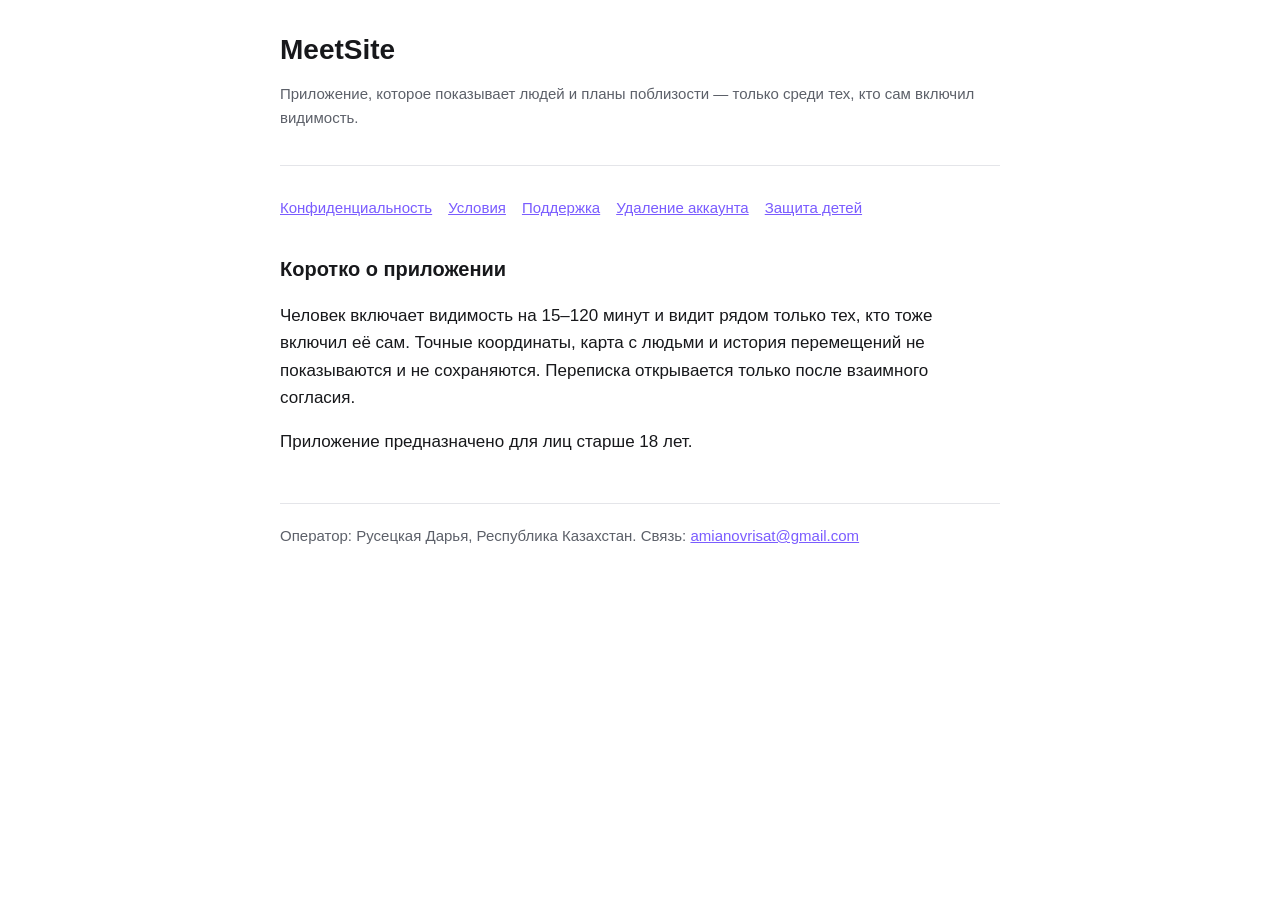
<file: index.html>
<!doctype html>
<html lang="ru"><head><meta charset="utf-8"><meta name="viewport" content="width=device-width, initial-scale=1">
<title>MeetSite — люди поблизости</title><link rel="stylesheet" href="style.css"></head>
<body><main>
<header><h1>MeetSite</h1><p class="muted">Приложение, которое показывает людей и планы поблизости — только среди тех, кто сам включил видимость.</p></header>
<nav><a href="privacy.html">Конфиденциальность</a><a href="terms.html">Условия</a><a href="support.html">Поддержка</a><a href="delete-account.html">Удаление аккаунта</a><a href="child-safety.html">Защита детей</a></nav>
<h2>Коротко о приложении</h2>
<p>Человек включает видимость на 15–120 минут и видит рядом только тех, кто тоже включил её сам. Точные координаты, карта с людьми и история перемещений не показываются и не сохраняются. Переписка открывается только после взаимного согласия.</p>
<p>Приложение предназначено для лиц старше 18 лет.</p>
<footer class="muted">Оператор: Русецкая Дарья, Республика Казахстан. Связь: <a href="mailto:amianovrisat@gmail.com">amianovrisat@gmail.com</a></footer>
</main></body></html>
</file>
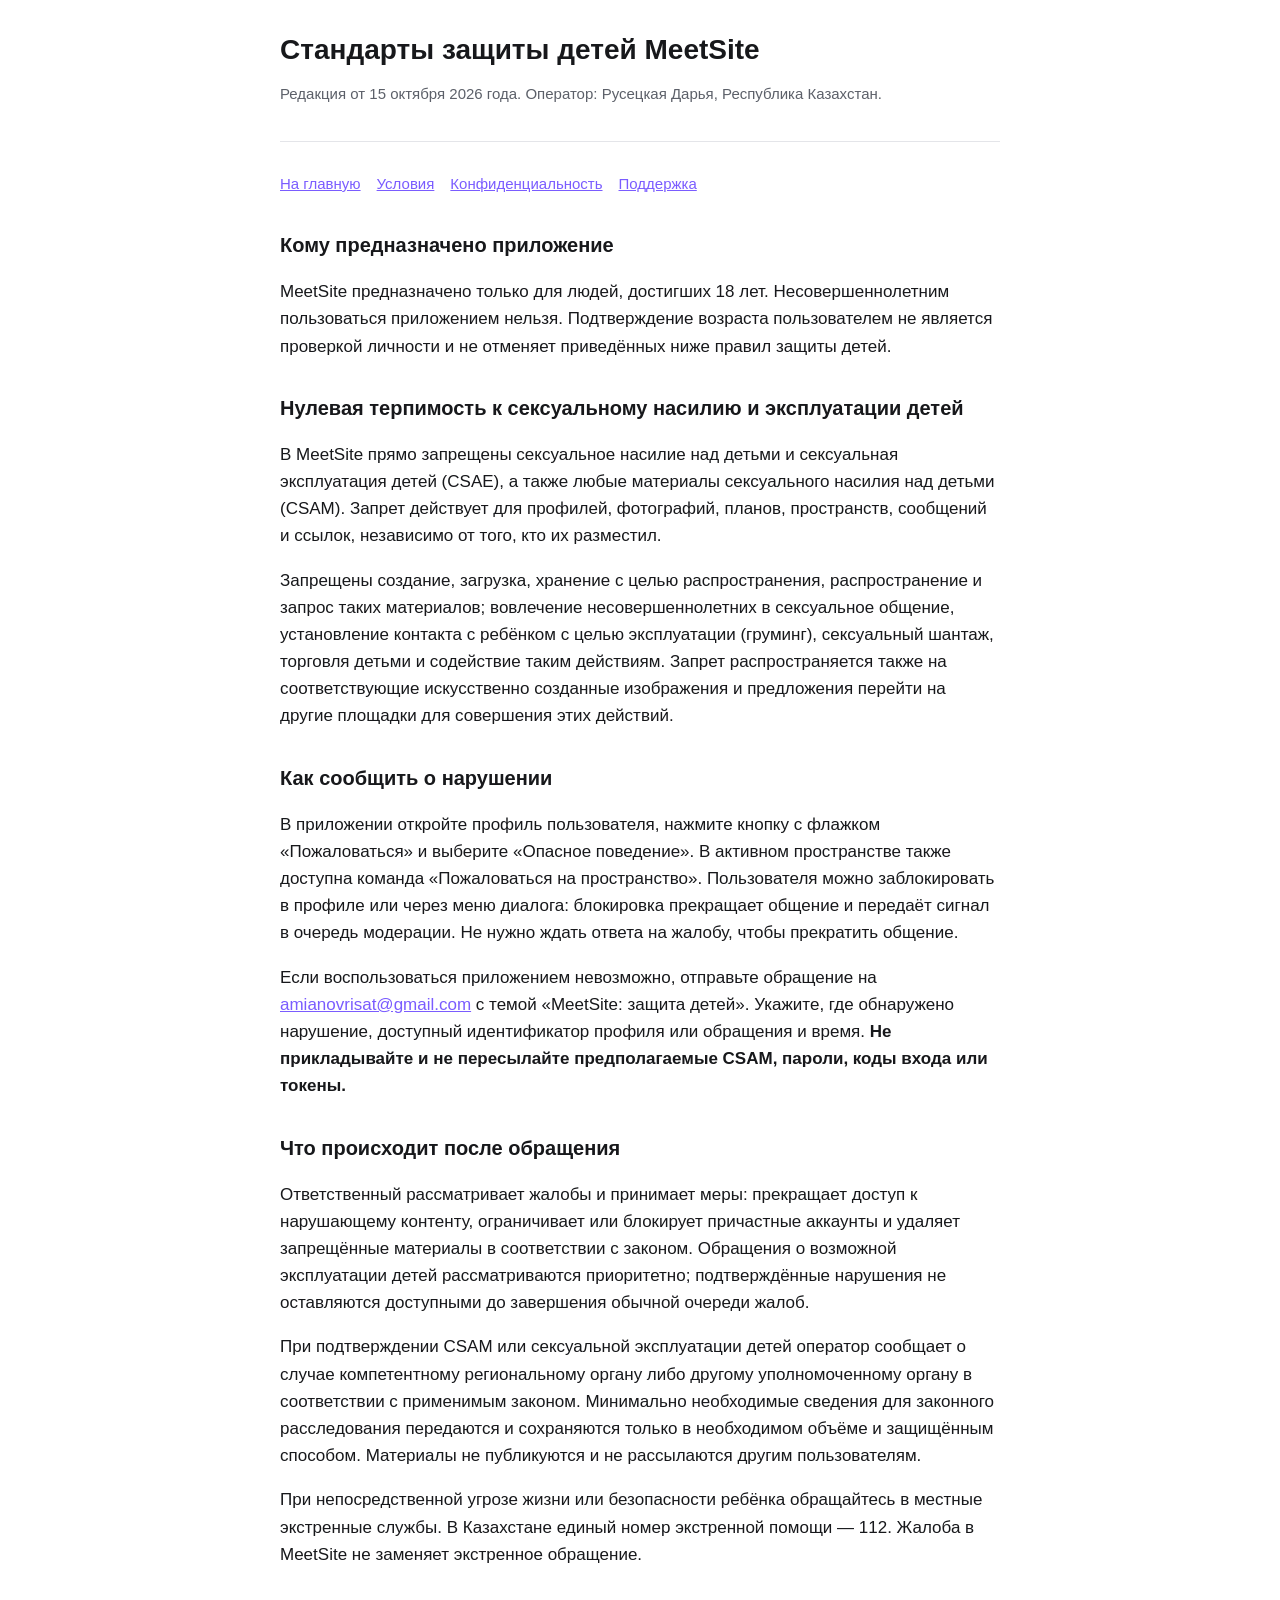
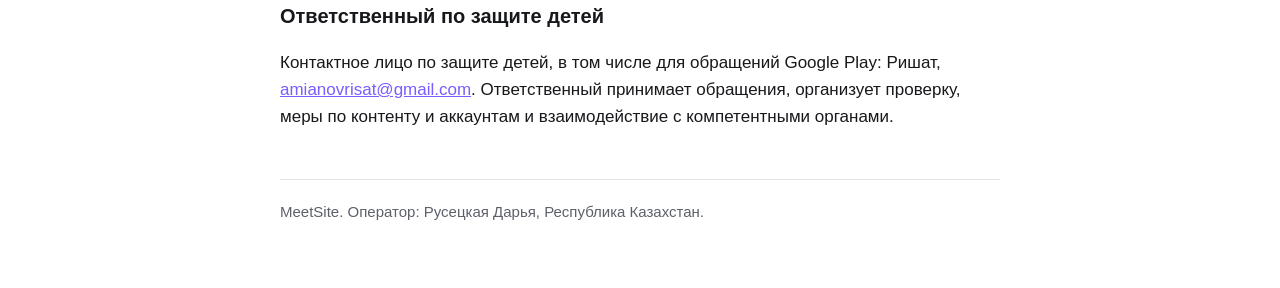
<file: child-safety.html>
<!doctype html>
<html lang="ru"><head><meta charset="utf-8"><meta name="viewport" content="width=device-width, initial-scale=1">
<title>Защита детей — MeetSite</title><link rel="stylesheet" href="style.css"></head>
<body><main>
<header><h1>Стандарты защиты детей MeetSite</h1><p class="muted">Редакция от 15 октября 2026 года. Оператор: Русецкая Дарья, Республика Казахстан.</p></header>
<nav><a href="index.html">На главную</a><a href="terms.html">Условия</a><a href="privacy.html">Конфиденциальность</a><a href="support.html">Поддержка</a></nav>

<h2>Кому предназначено приложение</h2>
<p>MeetSite предназначено только для людей, достигших 18 лет. Несовершеннолетним пользоваться приложением нельзя. Подтверждение возраста пользователем не является проверкой личности и не отменяет приведённых ниже правил защиты детей.</p>

<h2 id="prohibited">Нулевая терпимость к сексуальному насилию и эксплуатации детей</h2>
<p>В MeetSite прямо запрещены сексуальное насилие над детьми и сексуальная эксплуатация детей (CSAE), а также любые материалы сексуального насилия над детьми (CSAM). Запрет действует для профилей, фотографий, планов, пространств, сообщений и ссылок, независимо от того, кто их разместил.</p>
<p>Запрещены создание, загрузка, хранение с целью распространения, распространение и запрос таких материалов; вовлечение несовершеннолетних в сексуальное общение, установление контакта с ребёнком с целью эксплуатации (груминг), сексуальный шантаж, торговля детьми и содействие таким действиям. Запрет распространяется также на соответствующие искусственно созданные изображения и предложения перейти на другие площадки для совершения этих действий.</p>

<h2 id="report">Как сообщить о нарушении</h2>
<p>В приложении откройте профиль пользователя, нажмите кнопку с флажком «Пожаловаться» и выберите «Опасное поведение». В активном пространстве также доступна команда «Пожаловаться на пространство». Пользователя можно заблокировать в профиле или через меню диалога: блокировка прекращает общение и передаёт сигнал в очередь модерации. Не нужно ждать ответа на жалобу, чтобы прекратить общение.</p>
<p>Если воспользоваться приложением невозможно, отправьте обращение на <a href="mailto:amianovrisat@gmail.com?subject=MeetSite%3A%20Child%20Safety">amianovrisat@gmail.com</a> с темой «MeetSite: защита детей». Укажите, где обнаружено нарушение, доступный идентификатор профиля или обращения и время. <strong>Не прикладывайте и не пересылайте предполагаемые CSAM, пароли, коды входа или токены.</strong></p>

<h2 id="response">Что происходит после обращения</h2>
<p>Ответственный рассматривает жалобы и принимает меры: прекращает доступ к нарушающему контенту, ограничивает или блокирует причастные аккаунты и удаляет запрещённые материалы в соответствии с законом. Обращения о возможной эксплуатации детей рассматриваются приоритетно; подтверждённые нарушения не оставляются доступными до завершения обычной очереди жалоб.</p>
<p>При подтверждении CSAM или сексуальной эксплуатации детей оператор сообщает о случае компетентному региональному органу либо другому уполномоченному органу в соответствии с применимым законом. Минимально необходимые сведения для законного расследования передаются и сохраняются только в необходимом объёме и защищённым способом. Материалы не публикуются и не рассылаются другим пользователям.</p>
<p>При непосредственной угрозе жизни или безопасности ребёнка обращайтесь в местные экстренные службы. В Казахстане единый номер экстренной помощи — 112. Жалоба в MeetSite не заменяет экстренное обращение.</p>

<h2 id="contact">Ответственный по защите детей</h2>
<p>Контактное лицо по защите детей, в том числе для обращений Google Play: Ришат, <a href="mailto:amianovrisat@gmail.com?subject=MeetSite%3A%20Child%20Safety">amianovrisat@gmail.com</a>. Ответственный принимает обращения, организует проверку, меры по контенту и аккаунтам и взаимодействие с компетентными органами.</p>
<footer class="muted">MeetSite. Оператор: Русецкая Дарья, Республика Казахстан.</footer>
</main></body></html>
</file>
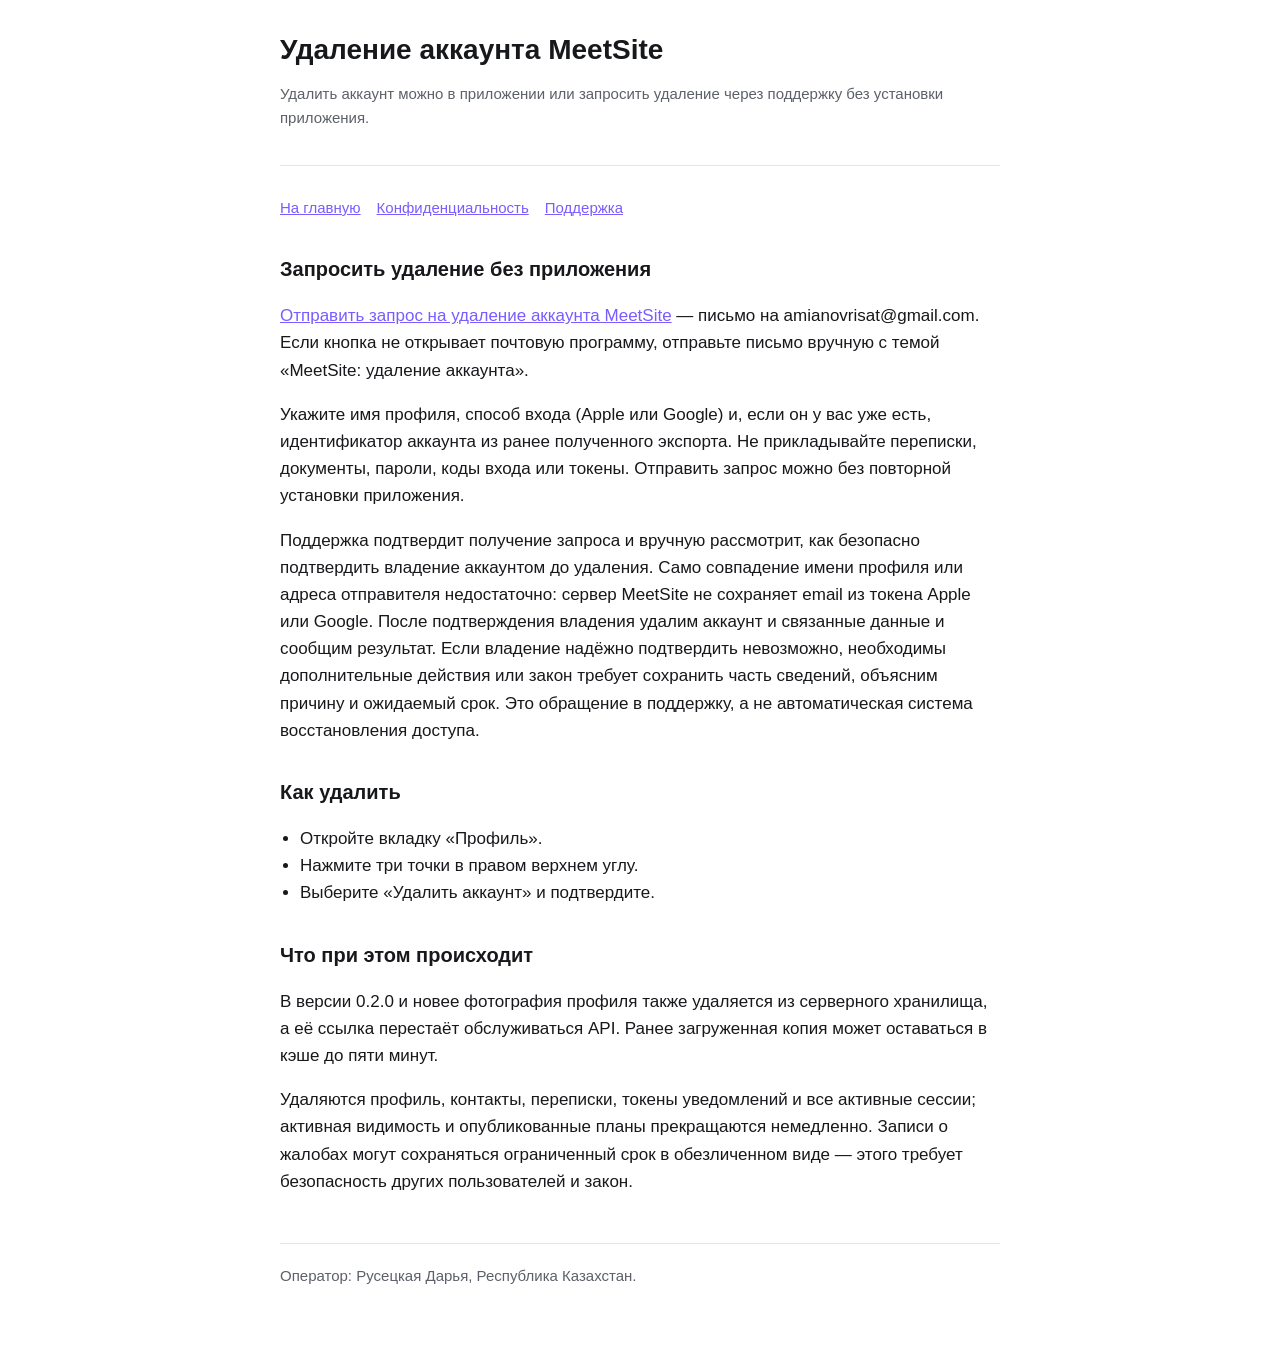
<file: delete-account.html>
<!doctype html>
<html lang="ru"><head><meta charset="utf-8"><meta name="viewport" content="width=device-width, initial-scale=1">
<title>Удаление аккаунта — MeetSite</title><link rel="stylesheet" href="style.css"></head>
<body><main>
<header><h1>Удаление аккаунта MeetSite</h1><p class="muted">Удалить аккаунт можно в приложении или запросить удаление через поддержку без установки приложения.</p></header>
<nav><a href="index.html">На главную</a><a href="privacy.html">Конфиденциальность</a><a href="support.html">Поддержка</a></nav>
<h2 id="request">Запросить удаление без приложения</h2>
<p><a href="mailto:amianovrisat@gmail.com?subject=MeetSite%3A%20%D1%83%D0%B4%D0%B0%D0%BB%D0%B5%D0%BD%D0%B8%D0%B5%20%D0%B0%D0%BA%D0%BA%D0%B0%D1%83%D0%BD%D1%82%D0%B0">Отправить запрос на удаление аккаунта MeetSite</a> — письмо на amianovrisat@gmail.com. Если кнопка не открывает почтовую программу, отправьте письмо вручную с темой «MeetSite: удаление аккаунта».</p>
<p>Укажите имя профиля, способ входа (Apple или Google) и, если он у вас уже есть, идентификатор аккаунта из ранее полученного экспорта. Не прикладывайте переписки, документы, пароли, коды входа или токены. Отправить запрос можно без повторной установки приложения.</p>
<p>Поддержка подтвердит получение запроса и вручную рассмотрит, как безопасно подтвердить владение аккаунтом до удаления. Само совпадение имени профиля или адреса отправителя недостаточно: сервер MeetSite не сохраняет email из токена Apple или Google. После подтверждения владения удалим аккаунт и связанные данные и сообщим результат. Если владение надёжно подтвердить невозможно, необходимы дополнительные действия или закон требует сохранить часть сведений, объясним причину и ожидаемый срок. Это обращение в поддержку, а не автоматическая система восстановления доступа.</p>
<h2>Как удалить</h2>
<ul>
<li>Откройте вкладку «Профиль».</li>
<li>Нажмите три точки в правом верхнем углу.</li>
<li>Выберите «Удалить аккаунт» и подтвердите.</li>
</ul>
<h2>Что при этом происходит</h2>
<p>В версии 0.2.0 и новее фотография профиля также удаляется из серверного хранилища, а её ссылка перестаёт обслуживаться API. Ранее загруженная копия может оставаться в кэше до пяти минут.</p>
<p>Удаляются профиль, контакты, переписки, токены уведомлений и все активные сессии; активная видимость и опубликованные планы прекращаются немедленно. Записи о жалобах могут сохраняться ограниченный срок в обезличенном виде — этого требует безопасность других пользователей и закон.</p>
<footer class="muted">Оператор: Русецкая Дарья, Республика Казахстан.</footer>
</main></body></html>
</file>
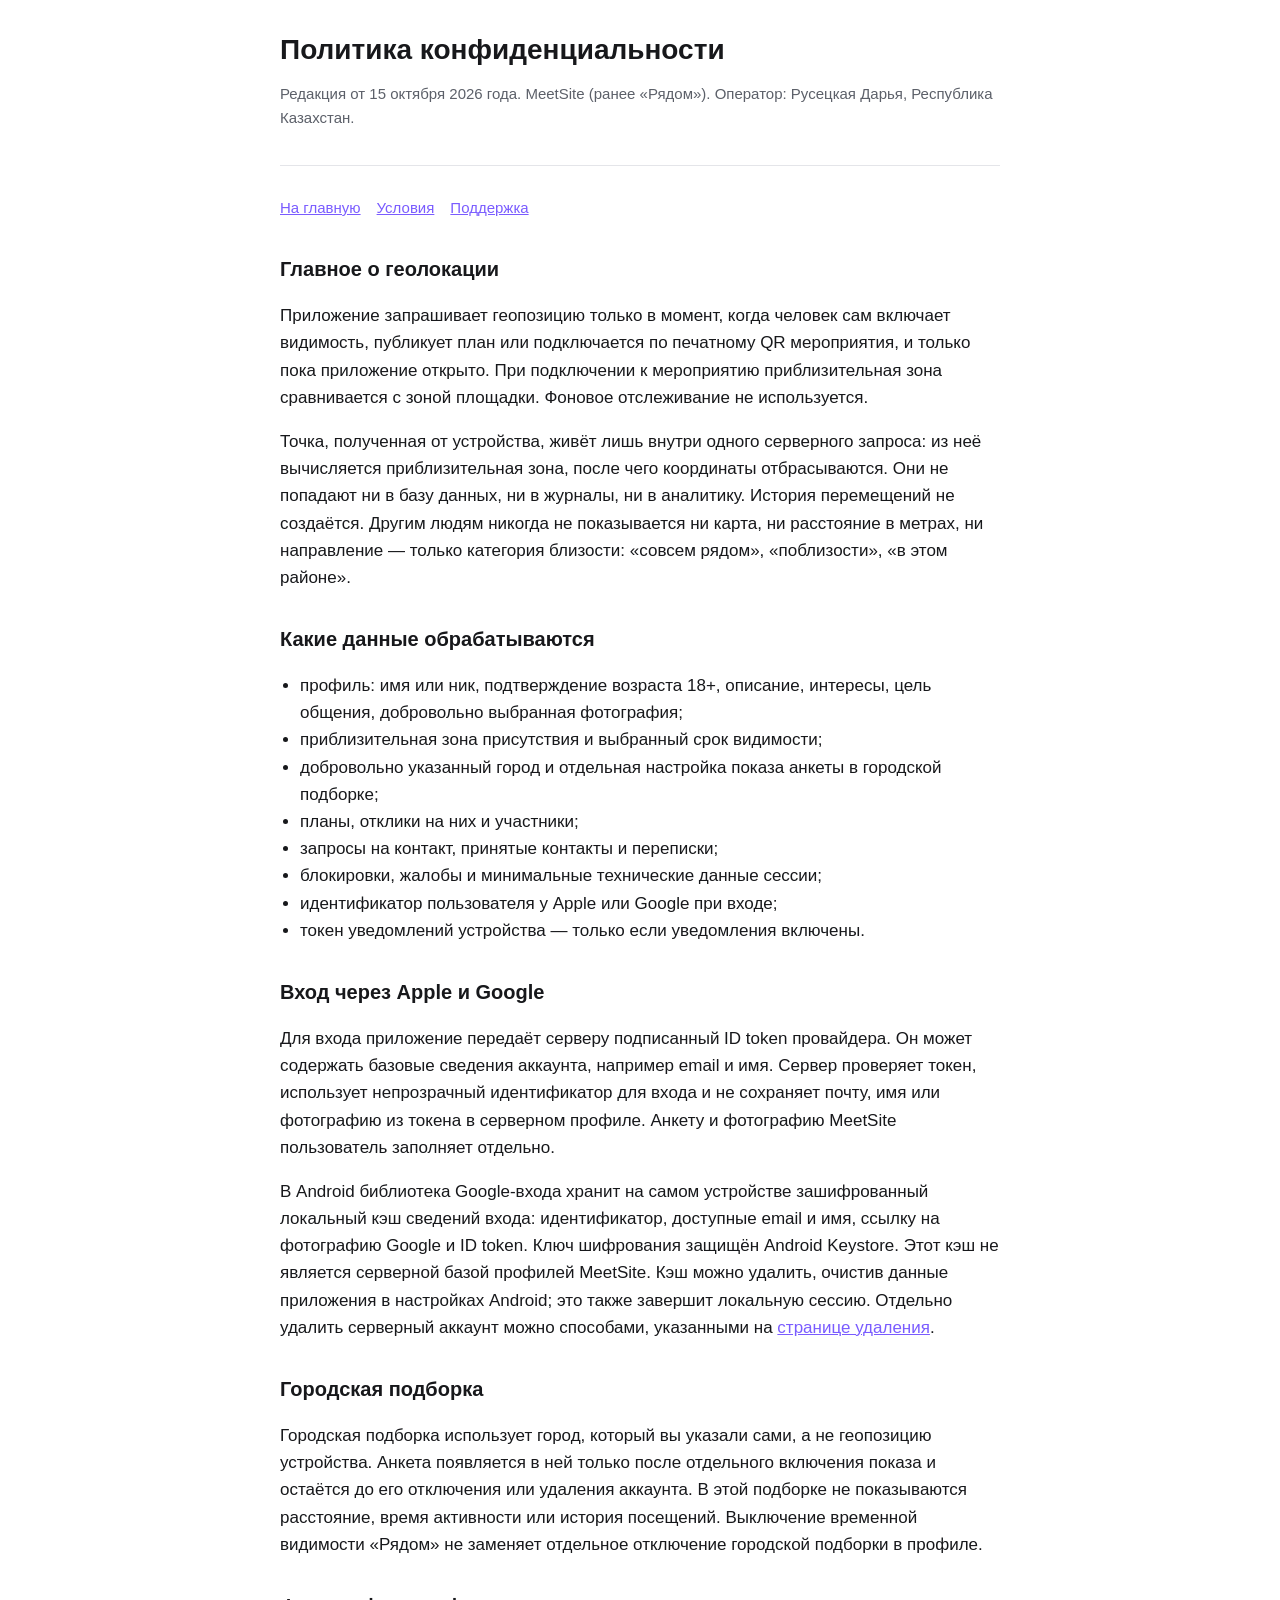
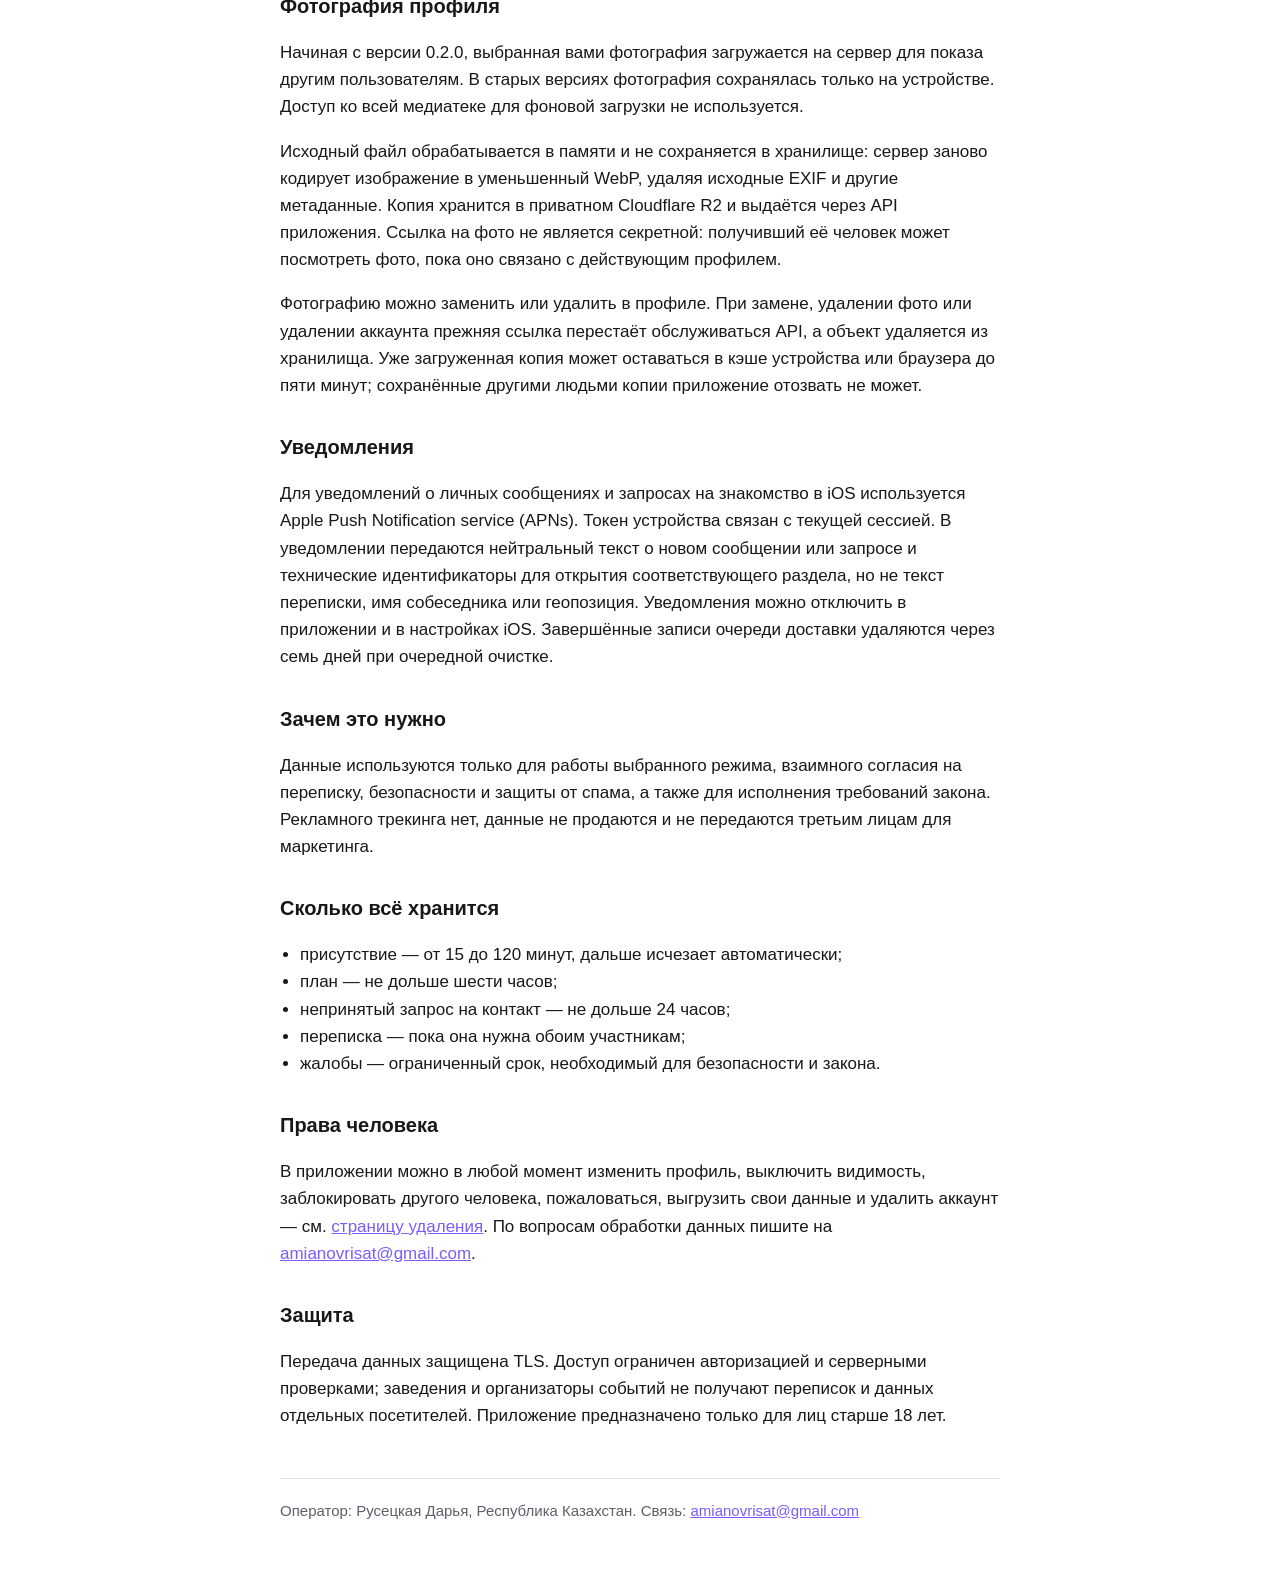
<file: privacy.html>
<!doctype html>
<html lang="ru"><head><meta charset="utf-8"><meta name="viewport" content="width=device-width, initial-scale=1">
<title>Политика конфиденциальности — MeetSite</title><link rel="stylesheet" href="style.css"></head>
<body><main>
<header><h1>Политика конфиденциальности</h1><p class="muted">Редакция от 15 октября 2026 года. MeetSite (ранее «Рядом»). Оператор: Русецкая Дарья, Республика Казахстан.</p></header>
<nav><a href="index.html">На главную</a><a href="terms.html">Условия</a><a href="support.html">Поддержка</a></nav>

<h2>Главное о геолокации</h2>
<p>Приложение запрашивает геопозицию только в момент, когда человек сам включает видимость, публикует план или подключается по печатному QR мероприятия, и только пока приложение открыто. При подключении к мероприятию приблизительная зона сравнивается с зоной площадки. Фоновое отслеживание не используется.</p>
<p>Точка, полученная от устройства, живёт лишь внутри одного серверного запроса: из неё вычисляется приблизительная зона, после чего координаты отбрасываются. Они не попадают ни в базу данных, ни в журналы, ни в аналитику. История перемещений не создаётся. Другим людям никогда не показывается ни карта, ни расстояние в метрах, ни направление — только категория близости: «совсем рядом», «поблизости», «в этом районе».</p>

<h2>Какие данные обрабатываются</h2>
<ul>
<li>профиль: имя или ник, подтверждение возраста 18+, описание, интересы, цель общения, добровольно выбранная фотография;</li>
<li>приблизительная зона присутствия и выбранный срок видимости;</li>
<li>добровольно указанный город и отдельная настройка показа анкеты в городской подборке;</li>
<li>планы, отклики на них и участники;</li>
<li>запросы на контакт, принятые контакты и переписки;</li>
<li>блокировки, жалобы и минимальные технические данные сессии;</li>
<li>идентификатор пользователя у Apple или Google при входе;</li>
<li>токен уведомлений устройства — только если уведомления включены.</li>
</ul>
<h2>Вход через Apple и Google</h2>
<p>Для входа приложение передаёт серверу подписанный ID token провайдера. Он может содержать базовые сведения аккаунта, например email и имя. Сервер проверяет токен, использует непрозрачный идентификатор для входа и не сохраняет почту, имя или фотографию из токена в серверном профиле. Анкету и фотографию MeetSite пользователь заполняет отдельно.</p>
<p>В Android библиотека Google-входа хранит на самом устройстве зашифрованный локальный кэш сведений входа: идентификатор, доступные email и имя, ссылку на фотографию Google и ID token. Ключ шифрования защищён Android Keystore. Этот кэш не является серверной базой профилей MeetSite. Кэш можно удалить, очистив данные приложения в настройках Android; это также завершит локальную сессию. Отдельно удалить серверный аккаунт можно способами, указанными на <a href="delete-account.html">странице удаления</a>.</p>
<h2>Городская подборка</h2>
<p>Городская подборка использует город, который вы указали сами, а не геопозицию устройства. Анкета появляется в ней только после отдельного включения показа и остаётся до его отключения или удаления аккаунта. В этой подборке не показываются расстояние, время активности или история посещений. Выключение временной видимости «Рядом» не заменяет отдельное отключение городской подборки в профиле.</p>
<h2>Фотография профиля</h2>
<p>Начиная с версии 0.2.0, выбранная вами фотография загружается на сервер для показа другим пользователям. В старых версиях фотография сохранялась только на устройстве. Доступ ко всей медиатеке для фоновой загрузки не используется.</p>
<p>Исходный файл обрабатывается в памяти и не сохраняется в хранилище: сервер заново кодирует изображение в уменьшенный WebP, удаляя исходные EXIF и другие метаданные. Копия хранится в приватном Cloudflare R2 и выдаётся через API приложения. Ссылка на фото не является секретной: получивший её человек может посмотреть фото, пока оно связано с действующим профилем.</p>
<p>Фотографию можно заменить или удалить в профиле. При замене, удалении фото или удалении аккаунта прежняя ссылка перестаёт обслуживаться API, а объект удаляется из хранилища. Уже загруженная копия может оставаться в кэше устройства или браузера до пяти минут; сохранённые другими людьми копии приложение отозвать не может.</p>

<h2>Уведомления</h2>
<p>Для уведомлений о личных сообщениях и запросах на знакомство в iOS используется Apple Push Notification service (APNs). Токен устройства связан с текущей сессией. В уведомлении передаются нейтральный текст о новом сообщении или запросе и технические идентификаторы для открытия соответствующего раздела, но не текст переписки, имя собеседника или геопозиция. Уведомления можно отключить в приложении и в настройках iOS. Завершённые записи очереди доставки удаляются через семь дней при очередной очистке.</p>

<h2>Зачем это нужно</h2>
<p>Данные используются только для работы выбранного режима, взаимного согласия на переписку, безопасности и защиты от спама, а также для исполнения требований закона. Рекламного трекинга нет, данные не продаются и не передаются третьим лицам для маркетинга.</p>

<h2>Сколько всё хранится</h2>
<ul>
<li>присутствие — от 15 до 120 минут, дальше исчезает автоматически;</li>
<li>план — не дольше шести часов;</li>
<li>непринятый запрос на контакт — не дольше 24 часов;</li>
<li>переписка — пока она нужна обоим участникам;</li>
<li>жалобы — ограниченный срок, необходимый для безопасности и закона.</li>
</ul>

<h2>Права человека</h2>
<p>В приложении можно в любой момент изменить профиль, выключить видимость, заблокировать другого человека, пожаловаться, выгрузить свои данные и удалить аккаунт — см. <a href="delete-account.html">страницу удаления</a>. По вопросам обработки данных пишите на <a href="mailto:amianovrisat@gmail.com">amianovrisat@gmail.com</a>.</p>

<h2>Защита</h2>
<p>Передача данных защищена TLS. Доступ ограничен авторизацией и серверными проверками; заведения и организаторы событий не получают переписок и данных отдельных посетителей. Приложение предназначено только для лиц старше 18 лет.</p>

<footer class="muted">Оператор: Русецкая Дарья, Республика Казахстан. Связь: <a href="mailto:amianovrisat@gmail.com">amianovrisat@gmail.com</a></footer>
</main></body></html>
</file>
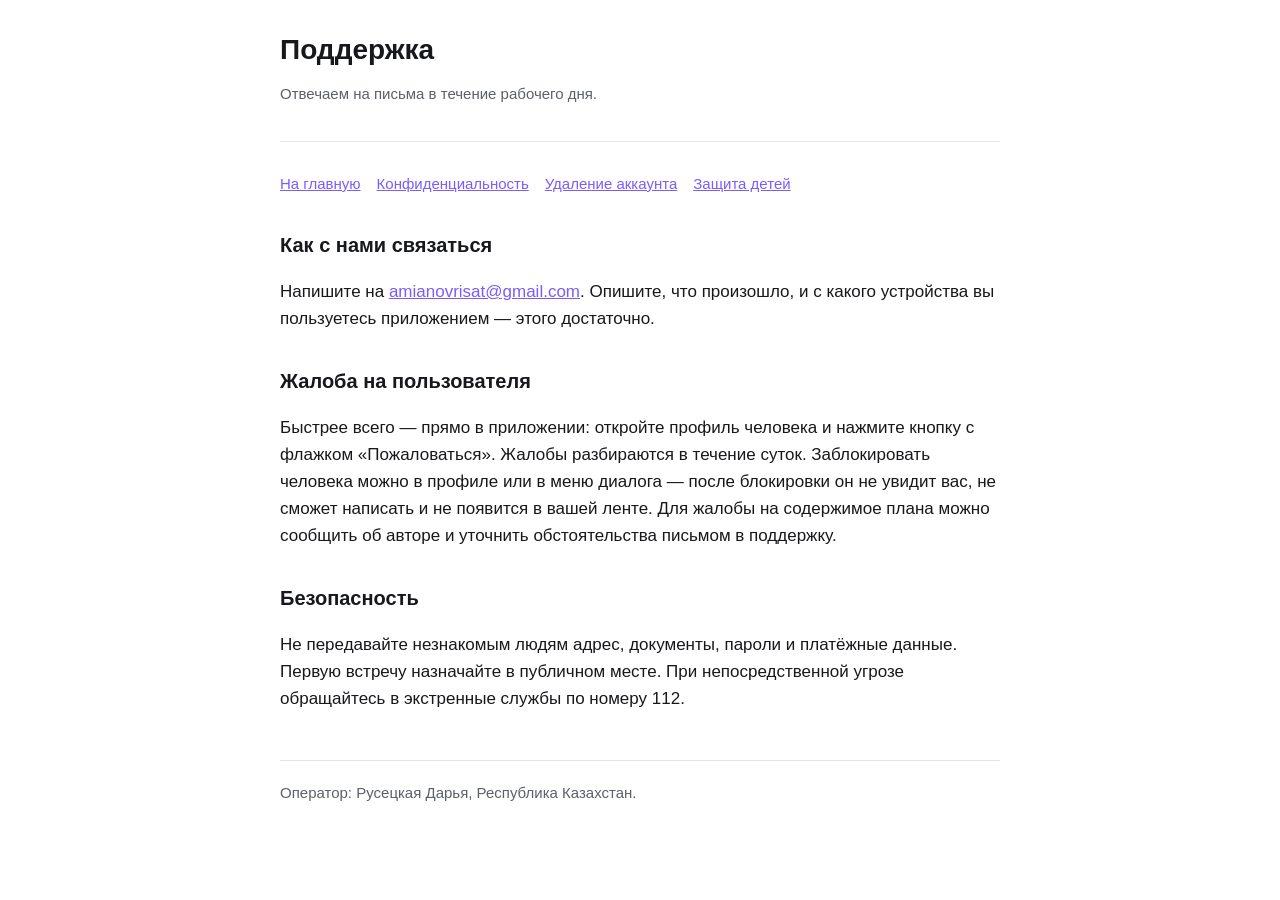
<file: support.html>
<!doctype html>
<html lang="ru"><head><meta charset="utf-8"><meta name="viewport" content="width=device-width, initial-scale=1">
<title>Поддержка — MeetSite</title><link rel="stylesheet" href="style.css"></head>
<body><main>
<header><h1>Поддержка</h1><p class="muted">Отвечаем на письма в течение рабочего дня.</p></header>
<nav><a href="index.html">На главную</a><a href="privacy.html">Конфиденциальность</a><a href="delete-account.html">Удаление аккаунта</a><a href="child-safety.html">Защита детей</a></nav>
<h2>Как с нами связаться</h2>
<p>Напишите на <a href="mailto:amianovrisat@gmail.com">amianovrisat@gmail.com</a>. Опишите, что произошло, и с какого устройства вы пользуетесь приложением — этого достаточно.</p>
<h2>Жалоба на пользователя</h2>
<p>Быстрее всего — прямо в приложении: откройте профиль человека и нажмите кнопку с флажком «Пожаловаться». Жалобы разбираются в течение суток. Заблокировать человека можно в профиле или в меню диалога — после блокировки он не увидит вас, не сможет написать и не появится в вашей ленте. Для жалобы на содержимое плана можно сообщить об авторе и уточнить обстоятельства письмом в поддержку.</p>
<h2>Безопасность</h2>
<p>Не передавайте незнакомым людям адрес, документы, пароли и платёжные данные. Первую встречу назначайте в публичном месте. При непосредственной угрозе обращайтесь в экстренные службы по номеру 112.</p>
<footer class="muted">Оператор: Русецкая Дарья, Республика Казахстан.</footer>
</main></body></html>
</file>
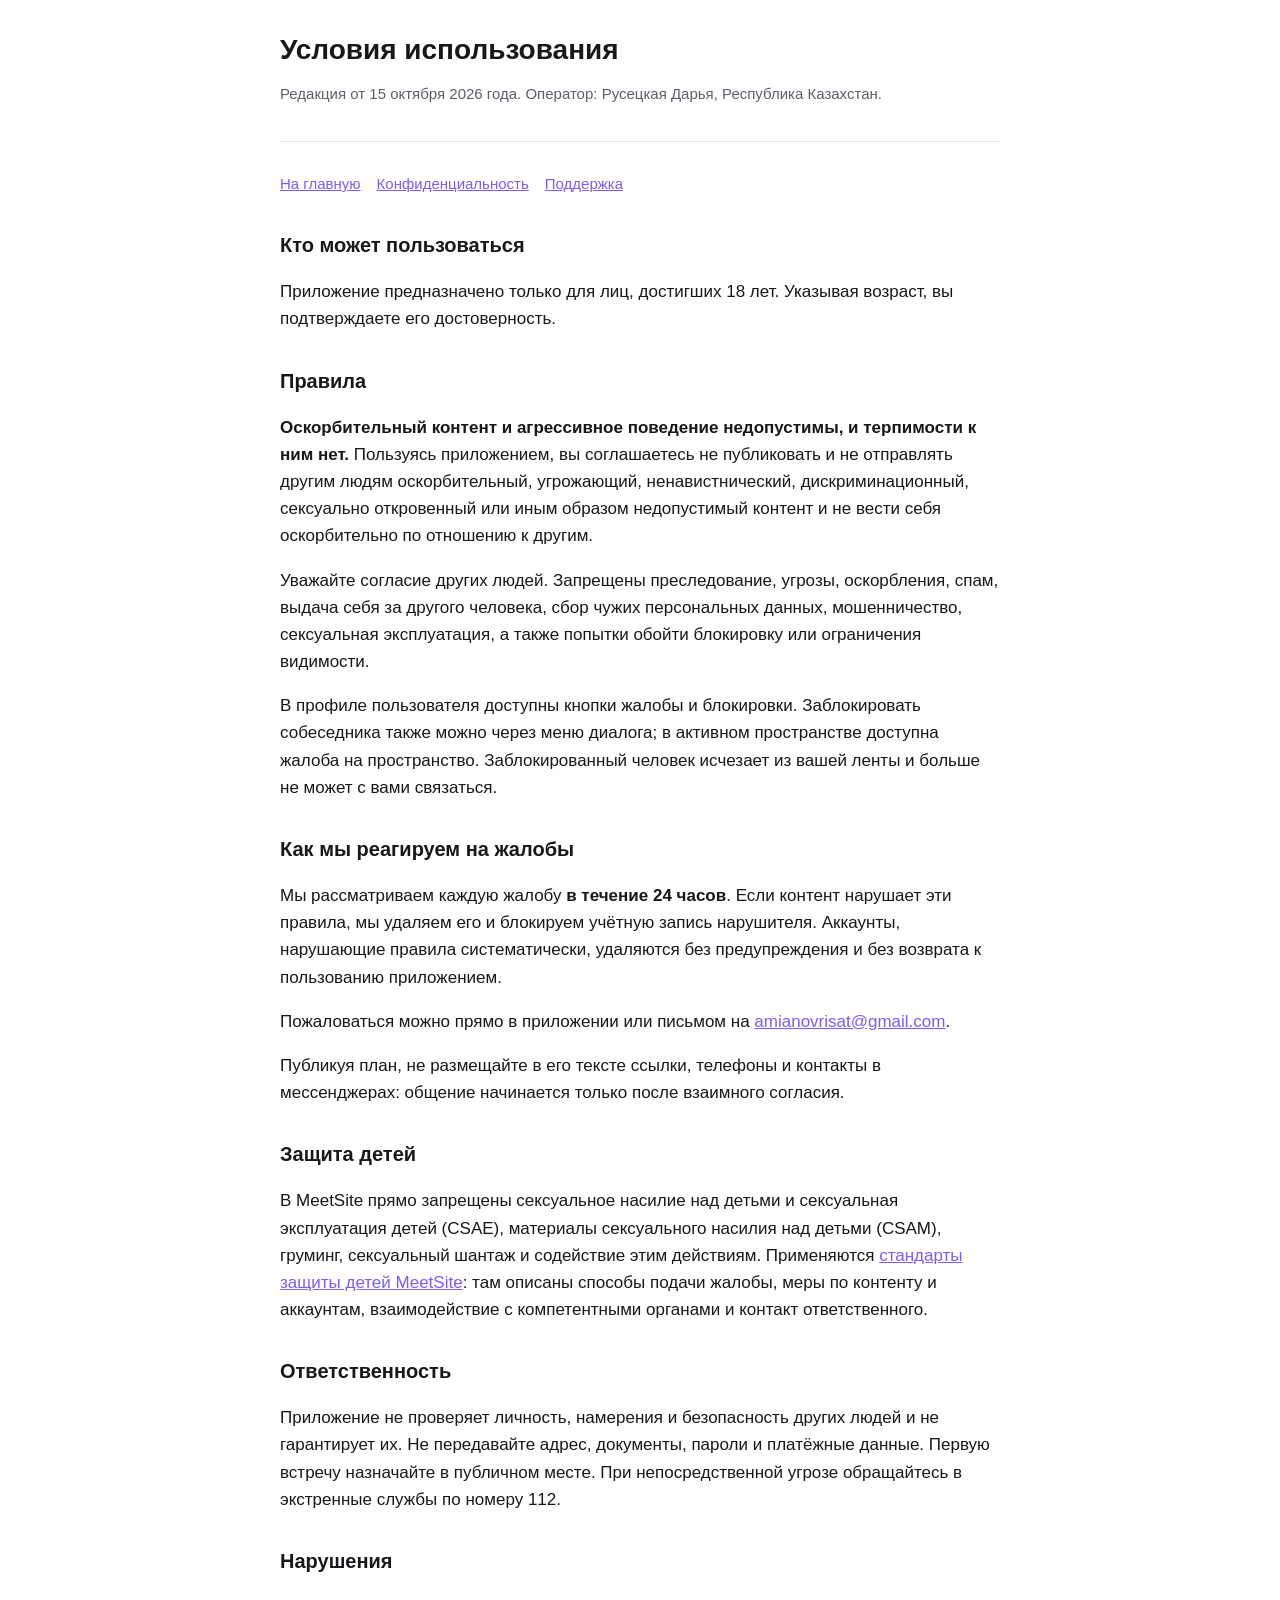
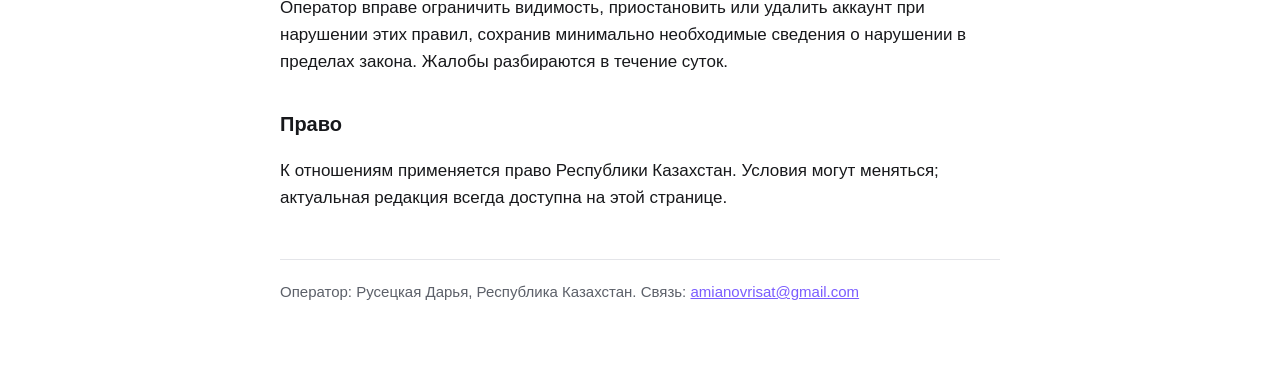
<file: terms.html>
<!doctype html>
<html lang="ru"><head><meta charset="utf-8"><meta name="viewport" content="width=device-width, initial-scale=1">
<title>Условия использования — MeetSite</title><link rel="stylesheet" href="style.css"></head>
<body><main>
<header><h1>Условия использования</h1><p class="muted">Редакция от 15 октября 2026 года. Оператор: Русецкая Дарья, Республика Казахстан.</p></header>
<nav><a href="index.html">На главную</a><a href="privacy.html">Конфиденциальность</a><a href="support.html">Поддержка</a></nav>

<h2>Кто может пользоваться</h2>
<p>Приложение предназначено только для лиц, достигших 18 лет. Указывая возраст, вы подтверждаете его достоверность.</p>

<h2>Правила</h2>
<p><strong>Оскорбительный контент и агрессивное поведение недопустимы, и терпимости к ним нет.</strong> Пользуясь приложением, вы соглашаетесь не публиковать и не отправлять другим людям оскорбительный, угрожающий, ненавистнический, дискриминационный, сексуально откровенный или иным образом недопустимый контент и не вести себя оскорбительно по отношению к другим.</p>
<p>Уважайте согласие других людей. Запрещены преследование, угрозы, оскорбления, спам, выдача себя за другого человека, сбор чужих персональных данных, мошенничество, сексуальная эксплуатация, а также попытки обойти блокировку или ограничения видимости.</p>
<p>В профиле пользователя доступны кнопки жалобы и блокировки. Заблокировать собеседника также можно через меню диалога; в активном пространстве доступна жалоба на пространство. Заблокированный человек исчезает из вашей ленты и больше не может с вами связаться.</p>

<h2>Как мы реагируем на жалобы</h2>
<p>Мы рассматриваем каждую жалобу <strong>в течение 24 часов</strong>. Если контент нарушает эти правила, мы удаляем его и блокируем учётную запись нарушителя. Аккаунты, нарушающие правила систематически, удаляются без предупреждения и без возврата к пользованию приложением.</p>
<p>Пожаловаться можно прямо в приложении или письмом на <a href="mailto:amianovrisat@gmail.com">amianovrisat@gmail.com</a>.</p>
<p>Публикуя план, не размещайте в его тексте ссылки, телефоны и контакты в мессенджерах: общение начинается только после взаимного согласия.</p>

<h2 id="child-safety">Защита детей</h2>
<p>В MeetSite прямо запрещены сексуальное насилие над детьми и сексуальная эксплуатация детей (CSAE), материалы сексуального насилия над детьми (CSAM), груминг, сексуальный шантаж и содействие этим действиям. Применяются <a href="child-safety.html">стандарты защиты детей MeetSite</a>: там описаны способы подачи жалобы, меры по контенту и аккаунтам, взаимодействие с компетентными органами и контакт ответственного.</p>

<h2>Ответственность</h2>
<p>Приложение не проверяет личность, намерения и безопасность других людей и не гарантирует их. Не передавайте адрес, документы, пароли и платёжные данные. Первую встречу назначайте в публичном месте. При непосредственной угрозе обращайтесь в экстренные службы по номеру 112.</p>

<h2>Нарушения</h2>
<p>Оператор вправе ограничить видимость, приостановить или удалить аккаунт при нарушении этих правил, сохранив минимально необходимые сведения о нарушении в пределах закона. Жалобы разбираются в течение суток.</p>

<h2>Право</h2>
<p>К отношениям применяется право Республики Казахстан. Условия могут меняться; актуальная редакция всегда доступна на этой странице.</p>

<footer class="muted">Оператор: Русецкая Дарья, Республика Казахстан. Связь: <a href="mailto:amianovrisat@gmail.com">amianovrisat@gmail.com</a></footer>
</main></body></html>
</file>
<file: style.css>
:root { color-scheme: light dark; --bg: #ffffff; --fg: #17181b; --muted: #5c6069; --line: #e4e5e9; --accent: #7a5cff; }
@media (prefers-color-scheme: dark) { :root { --bg: #121316; --fg: #f2f2f3; --muted: #a3a6ad; --line: #2b2d33; } }
* { box-sizing: border-box; }
body { margin: 0; padding: 32px 20px 64px; background: var(--bg); color: var(--fg);
  font: 17px/1.6 -apple-system, BlinkMacSystemFont, "Segoe UI", Roboto, sans-serif; }
main { max-width: 720px; margin: 0 auto; }
header { border-bottom: 1px solid var(--line); padding-bottom: 20px; margin-bottom: 28px; }
h1 { font-size: 28px; line-height: 1.25; margin: 0 0 8px; }
h2 { font-size: 20px; margin: 32px 0 10px; }
p, li { color: var(--fg); }
.muted { color: var(--muted); font-size: 15px; }
ul { padding-left: 20px; }
a { color: var(--accent); }
nav a { margin-right: 16px; font-size: 15px; }
footer { margin-top: 48px; padding-top: 20px; border-top: 1px solid var(--line); }
</file>
